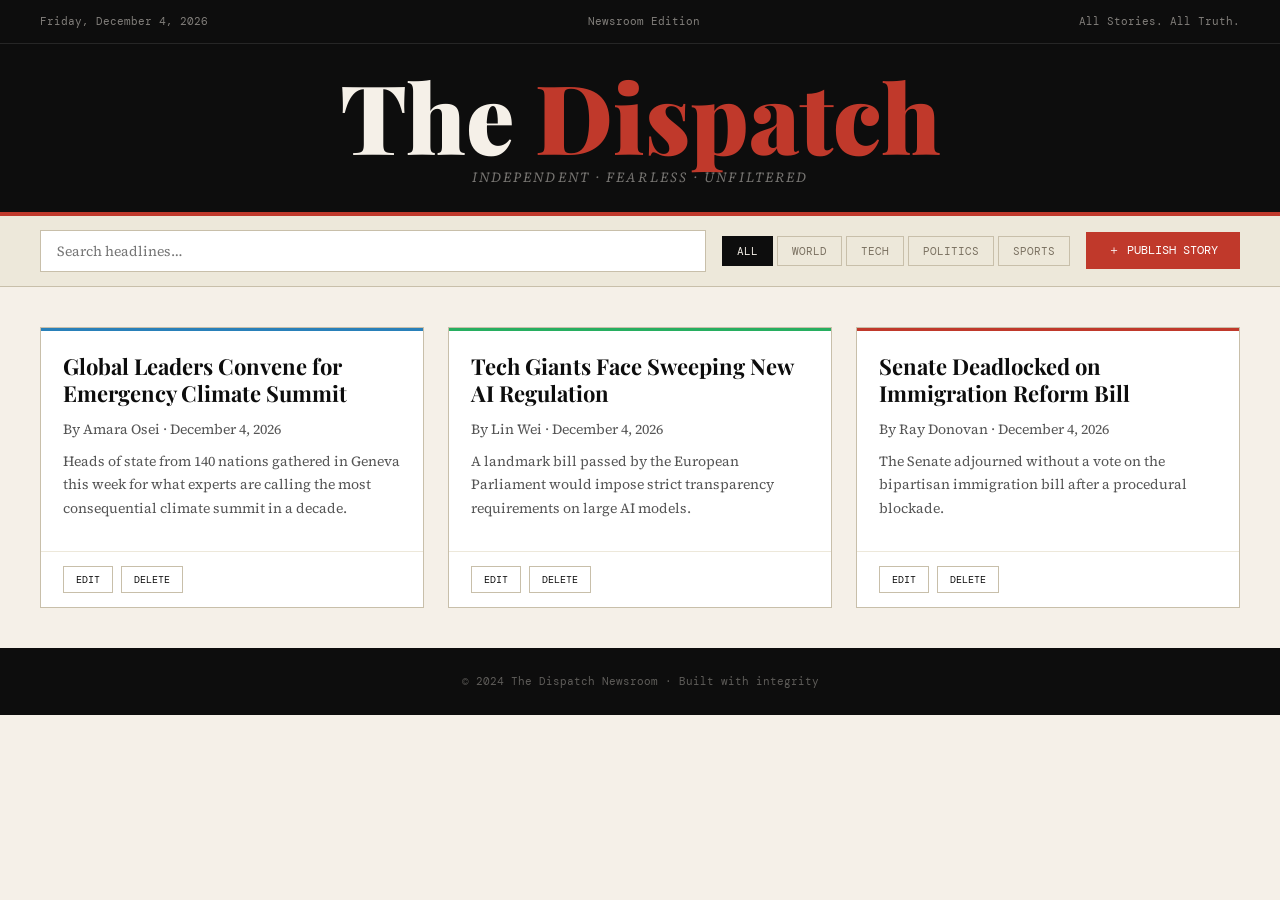
<file: index.html>
<!DOCTYPE html>
<html lang="en">
<head>
  <meta charset="UTF-8"/>
  <meta name="viewport" content="width=device-width, initial-scale=1.0"/>
  <title>THE DISPATCH — Newsroom</title>

  <!-- Google Fonts trial-->
  <link href="https://fonts.googleapis.com/css2?family=Playfair+Display:wght@700;900&family=Source+Serif+4:ital,wght@0,300;0,400;1,400&family=DM+Mono:wght@400;500&display=swap" rel="stylesheet"/>
    <link rel="stylesheet" href="index.css"/>
  <script src="index.js" defer></script>
</head>
<body>
      
  <header>
    <div class="masthead-top">
      <span id="live-date"></span>
      <span>Newsroom Edition</span>
      <span>All Stories. All Truth.</span>
    </div>
    <div class="masthead-title">
      <h1>The <span>Dispatch</span></h1>
      <p class="tagline">Independent · Fearless · Unfiltered</p>
    </div>
  </header>
     
  <div class="toolbar">
    <input type="text" id="search-input" placeholder="Search headlines…" oninput="renderGrid()"/>
    
    <div id="category-filters">
      <button class="filter-tab active" data-cat="all">All</button>
      <button class="filter-tab" data-cat="World">World</button>
      <button class="filter-tab" data-cat="Tech">Tech</button>
      <button class="filter-tab" data-cat="Politics">Politics</button>
      <button class="filter-tab" data-cat="Sports">Sports</button>
    </div>

    <button onclick="openAddModal()">＋ Publish Story</button>
  </div>
  <main>
    <div id="news-grid"></div>
  </main>

  <!-- Modal for Adding/Editing Stories -->
  <div class="modal-overlay" id="story-modal">
    <div class="modal">
      <div class="modal-header">
        <h2 id="modal-title">Publish New Story</h2>
      </div>
      <div class="modal-body">
        <div class="form-row">
          <label>Headline *</label>
          <input type="text" id="field-headline" placeholder="Write a compelling headline…"/>
        </div>
        <div class="form-row">
          <label>Category *</label>
          <select id="field-category">
            <option value="">— Select —</option>
            <option>World</option>
            <option>Politics</option>
            <option>Tech</option>
            <option>Sports</option>
          </select>
        </div>
        <div class="form-row">
          <label>Reporter Name *</label>
          <input type="text" id="field-reporter" placeholder="By Emmanuel Magok"/>
        </div>
         <div class="form-row">
          <label>Summary / Story *</label>
          <textarea id="field-body" placeholder="Write the story…"></textarea>
        </div>
        <div class="form-actions">
          <button class="btn-cancel" onclick="closeModal()">Cancel</button>
          <button class="btn-submit" onclick="submitStory()">Publish Story</button>

          
        </div> 

      </div>
    </div>
  </div>

  <!-- This Modal for Confirming Delete -->
   <div class="modal-overlay" id="confirm-modal">
    <div class="modal">
      <div class="modal-header">
        <h2>Delete This Story?</h2>
      </div>
      <div class="modal-body">
        <p>This action cannot be undone.</p>
        <div class="form-actions">
          <button class="btn-cancel" onclick="closeConfirm()">Keep It</button>
          <button class="btn-submit" onclick="executeDelete()">Delete Forever</button>
        </div>
      </div>
    </div>
  </div>

  
  <footer>
    © 2024 The Dispatch Newsroom · Built with integrity
  </footer>



</body>
</file>
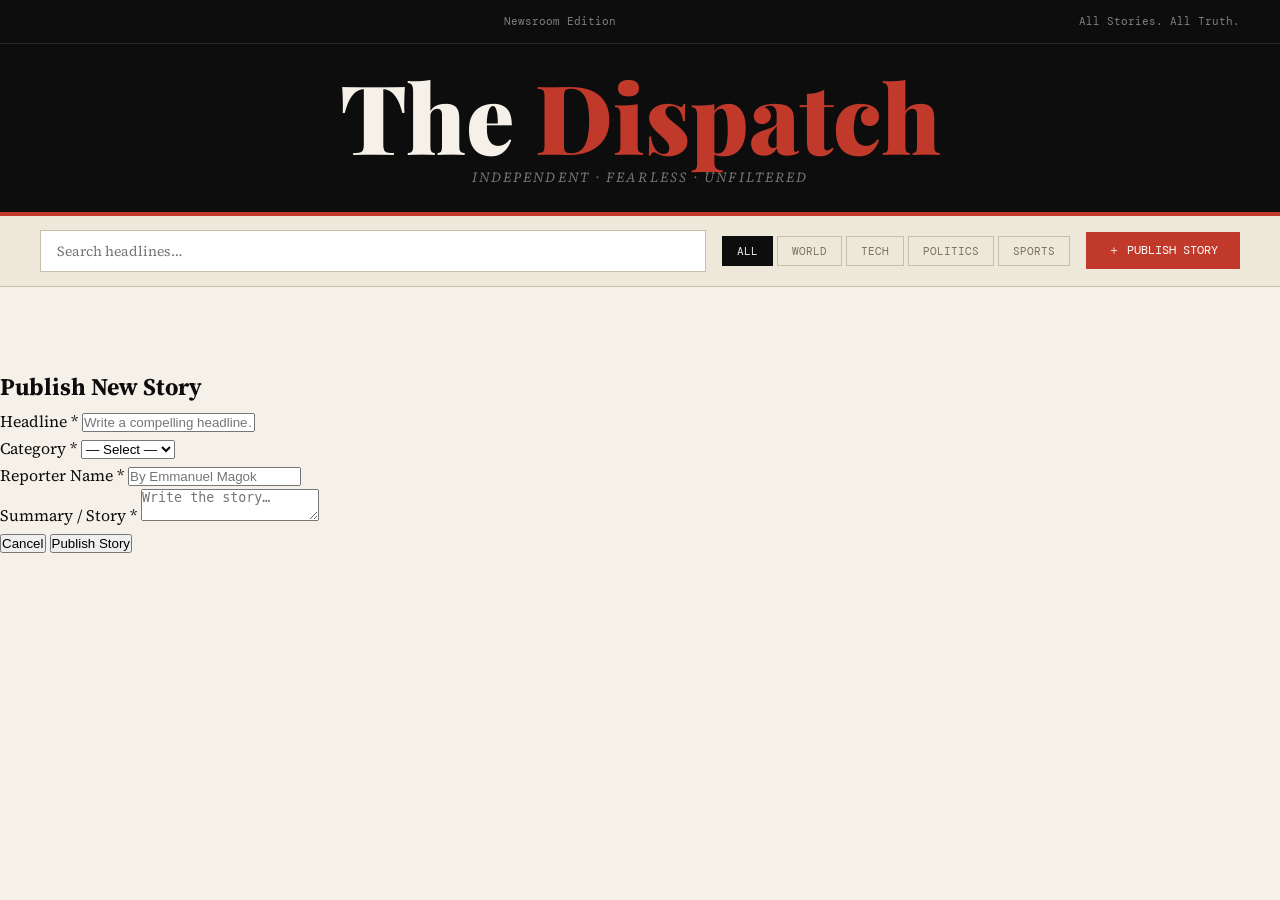
<file: Let's learn/index.html>
<!DOCTYPE html>
<html lang="en">
<head>
  <meta charset="UTF-8"/>
  <meta name="viewport" content="width=device-width, initial-scale=1.0"/>
  <title>THE DISPATCH — Newsroom</title>

  <!-- Google Fonts -->
  <link href="https://fonts.googleapis.com/css2?family=Playfair+Display:wght@700;900&family=Source+Serif+4:ital,wght@0,300;0,400;1,400&family=DM+Mono:wght@400;500&display=swap" rel="stylesheet"/>
    <link rel="stylesheet" href="index.css"/>
</head>
<body>
      
  <header>
    <div class="masthead-top">
      <span id="live-date"></span>
      <span>Newsroom Edition</span>
      <span>All Stories. All Truth.</span>
    </div>
    <div class="masthead-title">
      <h1>The <span>Dispatch</span></h1>
      <p class="tagline">Independent · Fearless · Unfiltered</p>
    </div>
  </header>
     
  <div class="toolbar">
    <input type="text" id="search-input" placeholder="Search headlines…" oninput="renderGrid()"/>
    
    <div id="category-filters">
      <button class="filter-tab active" data-cat="all">All</button>
      <button class="filter-tab" data-cat="World">World</button>
      <button class="filter-tab" data-cat="Tech">Tech</button>
      <button class="filter-tab" data-cat="Politics">Politics</button>
      <button class="filter-tab" data-cat="Sports">Sports</button>
    </div>

    <button onclick="openAddModal()">＋ Publish Story</button>
  </div>
  <main>
    <div id="news-grid"></div>
  </main>

  
  <div class="modal-overlay" id="story-modal">
    <div class="modal">
      <div class="modal-header">
        <h2 id="modal-title">Publish New Story</h2>
      </div>
      <div class="modal-body">
        <div class="form-row">
          <label>Headline *</label>
          <input type="text" id="field-headline" placeholder="Write a compelling headline…"/>
        </div>
        <div class="form-row">
          <label>Category *</label>
          <select id="field-category">
            <option value="">— Select —</option>
            <option>World</option>
            <option>Politics</option>
            <option>Tech</option>
            <option>Sports</option>
          </select>
        </div>
        <div class="form-row">
          <label>Reporter Name *</label>
          <input type="text" id="field-reporter" placeholder="By Emmanuel Magok"/>
        </div>
         <div class="form-row">
          <label>Summary / Story *</label>
          <textarea id="field-body" placeholder="Write the story…"></textarea>
        </div>
        <div class="form-actions">
          <button class="btn-cancel" onclick="closeModal()">Cancel</button>
          <button class="btn-submit" onclick="submitStory()">Publish Story</button>
        </div> 
      </div>
    </div>
  </div>



</body>
</file>
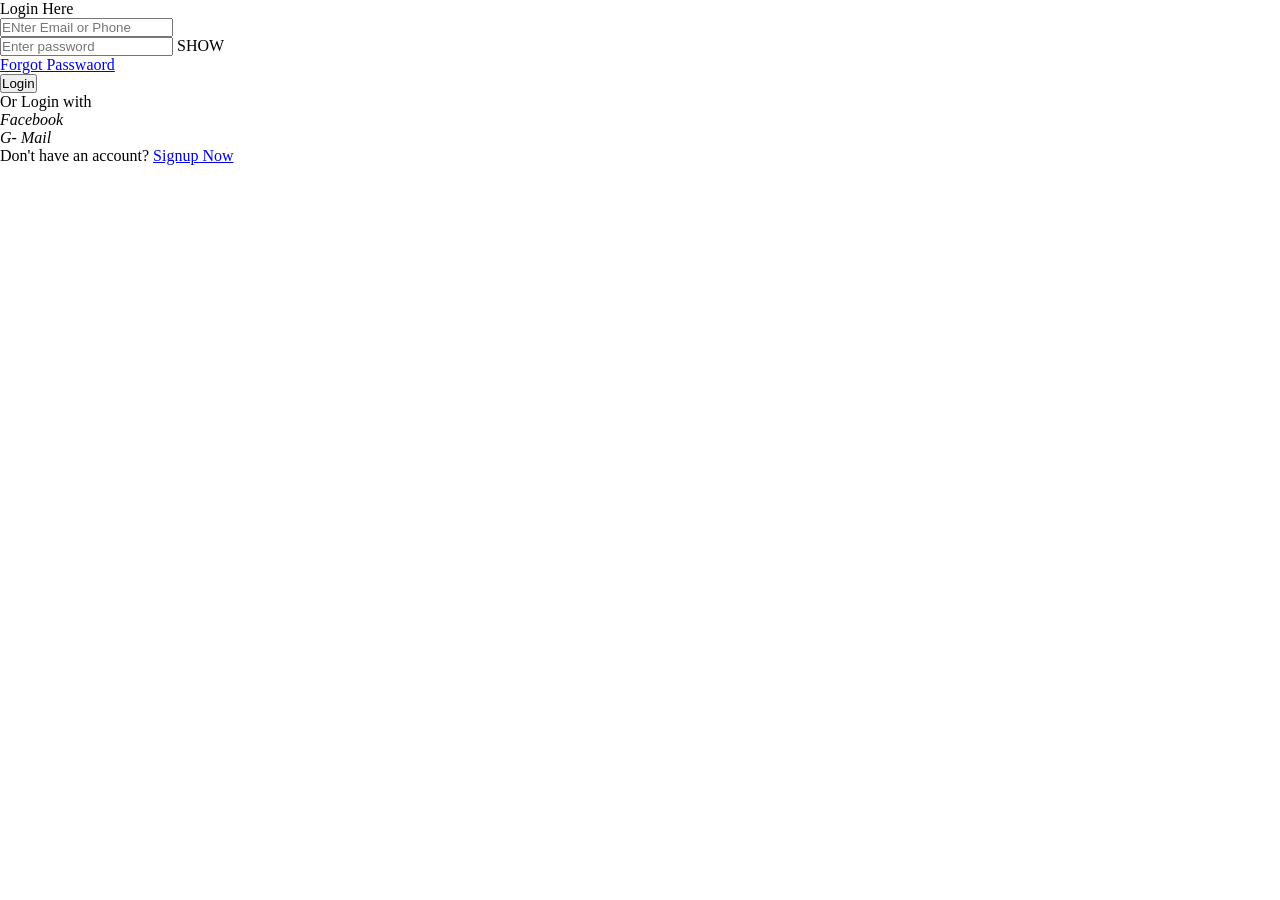
<file: frontend/login/login.html>
<!DOCTYPE html>
<html lang="en">
<head>
    <meta charset="UTF-8">
    <meta name="viewport" content="width=device-width, initial-scale=1.0">
    <title>Login Form</title>
    <link rel="stylesheet" href="login.css">
</head>
<body>
   <div class="bg image">
    <div class="content">
        <header>Login Here</header>
        <form action="#">
            <div class="field">
                <i class="fa-user"></i>
                <input type="text" placeholder="ENter Email or Phone " required>
            </div>
            <div class="field Space">
                <i class="fa lock"></i>
                <input type="password" class=" passkey " placeholder="Enter password" required />
                <span class="show">SHOW</span>
            </div >
            <div class="pass">
                <a href="#">Forgot Passwaord</a>
            </div>
            <div class="field">
                <input type="Submit" value="Login">
            </div>
        </form>
        <div class="Login">Or Login with </div>
        <div class="links">
            <div class="facebook">
                <i class="fa fa-facebook" > <span>Facebook</span></i>
            </div>
            <div class="gmail">
                <i class="fa fa-envelope"> <span>G- Mail</span></i>
                <div class="signup"> Don't have an account? <a href="#">Signup Now</a>

                </div>
            </div>
        </div>

    </div>

   </div> 
</body>
</html>
</file>
<file: index.css>
/* ── COLOUR PALETTE ── */
    :root {
      --ink:     #0d0d0d;
      --paper:   #f5f0e8;
      --cream:   #ede8da;
      --accent:  #c0392b;
      --accent2: #e67e22;
      --muted:   #7a7060;
      --border:  #c8bfaa;
      --card-bg: #ffffff;
    }

    
    *, *::before, *::after {
      box-sizing: border-box;
      margin: 0;
      padding: 0;
    }

    
    body {  /* ⚠️ FIXED: was .body (with a dot) */
      background: var(--paper);
      color: var(--ink);
      font-family: 'Source Serif 4', Georgia, serif;
      line-height: 1.7;
      overflow-x: hidden;
    }

    
    header {
      background: var(--ink);
      color: var(--paper);
      text-align: center;
      padding: 0;
      border-bottom: 4px solid var(--accent);
    }

    .masthead-top {
      display: flex;
      justify-content: space-between;
      padding: 12px 40px;
      border-bottom: 1px solid rgba(255,255,255,0.1);
      font-family: 'DM Mono', monospace;
      font-size: 11px;
      color: rgba(245,240,232,0.5);
    }

    .masthead-title {
      padding: 28px 40px 22px;
    }

    .masthead-title h1 {
      font-family: 'Playfair Display', serif;
      font-size: clamp(52px, 8vw, 96px);
      font-weight: 900;
      line-height: 0.9;
    }

    .masthead-title h1 span {
      color: var(--accent);
    }

    .tagline {
      font-style: italic;
      font-size: 14px;
      color: rgba(245,240,232,0.45);
      margin-top: 8px;
      text-transform: uppercase;
      letter-spacing: 0.15em;
    }

     
    .toolbar {
      background: var(--cream);
      border-bottom: 1px solid var(--border);
      padding: 14px 40px;
      display: flex;
      align-items: center;
      gap: 16px;
      flex-wrap: wrap;
      position: sticky;
      top: 0;
      z-index: 100;
    }

    .toolbar input {
      flex: 1;
      min-width: 200px;
      background: white;
      border: 1px solid var(--border);
      padding: 10px 16px;
      font-family: 'Source Serif 4', serif;
      font-size: 14px;
      outline: none;
    }

    .toolbar input:focus {
      border-color: var(--accent);
    }
     #category-filters {
      display: flex;
      gap: 4px;
    }

    .filter-tab {
      padding: 7px 14px;
      font-family: 'DM Mono', monospace;
      font-size: 11px;
      text-transform: uppercase;
      border: 1px solid var(--border);
      background: transparent;
      color: var(--muted);
      cursor: pointer;
      transition: all 0.2s;
    }

    .filter-tab:hover {
      background: var(--border);
      color: var(--ink);
    }

    .filter-tab.active {
      background: var(--ink);
      color: var(--paper);
      border-color: var(--ink);
    }

    .toolbar button:not(.filter-tab) {
      background: var(--accent);
      color: white;
      border: none;
      padding: 10px 22px;
      font-family: 'DM Mono', monospace;
      font-size: 12px;
      text-transform: uppercase;
      cursor: pointer;
      transition: background 0.2s;
    }

    .toolbar button:not(.filter-tab):hover {
      background: #a93226;
    }

 
    main {
      max-width: 1400px;
      margin: 0 auto;
      padding: 40px;
    }

    
    #news-grid {
      display: grid;
      grid-template-columns: repeat(auto-fill, minmax(320px, 1fr));
      gap: 24px;
    }
    .news-card {
      background: var(--card-bg);
      border: 1px solid var(--border);
      display: flex;
      flex-direction: column;
      transition: box-shadow 0.25s, transform 0.25s;
    }

    .news-card:hover {
      box-shadow: 0 8px 32px rgba(0,0,0,0.12);
      transform: translateY(-3px);
    }

    .card-top-bar {
      height: 3px;
      background: var(--accent);
    }

    .card-top-bar.tech  { background: #27ae60; }
    .card-top-bar.world { background: #2980b9; }
    .card-top-bar.politics { background: var(--accent); }
    .card-top-bar.sports { background: #d35400; }

    .card-body {
      padding: 22px;
      flex: 1;
    }

    .card-body h3 {
      font-family: 'Playfair Display', serif;
      font-size: 22px;
      font-weight: 700;
      line-height: 1.25;
      margin-bottom: 10px;
    }

    .card-body p {
      font-size: 14px;
      color: #555;
      margin-bottom: 8px;
    }

    .card-footer {
      padding: 14px 22px;
      border-top: 1px solid var(--cream);
      display: flex;
      gap: 8px;
    }

    .card-footer button {
      padding: 6px 12px;
      font-family: 'DM Mono', monospace;
      font-size: 10px;
      text-transform: uppercase;
      border: 1px solid var(--border);
      background: white;
      color: var(--ink);
      cursor: pointer;
      transition: all 0.2s;
    }

    .card-footer button:hover {
      background: var(--cream);
    }

  .modal-overlay {
      display: none;
      position: fixed;
      inset: 0;
      background: rgba(13,13,13,0.85);
      z-index: 1000;
      align-items: center;
      justify-content: center;
      padding: 20px;
    }

    .modal-overlay.active {
      display: flex;
    }

    .modal {
      background: white;
      width: 100%;
      max-width: 600px;
      border-top: 4px solid var(--accent);
    }

    .modal-header {
      padding: 28px 32px 20px;
      border-bottom: 1px solid var(--cream);
    }

    .modal-header h2 {
      font-family: 'Playfair Display', serif;
      font-size: 26px;
    }

    .modal-body {
      padding: 28px 32px 32px;
    }

    .form-row {
      margin-bottom: 20px;
    }

    .form-row label {
      display: block;
      font-family: 'DM Mono', monospace;
      font-size: 11px;
      text-transform: uppercase;
      color: var(--muted);
      margin-bottom: 7px;
    }

    .form-row input,
    .form-row textarea,
    .form-row select {
      width: 100%;
      background: var(--paper);
      border: 1px solid var(--border);
      padding: 11px 14px;
      font-family: 'Source Serif 4', serif;
      font-size: 15px;
      outline: none;
    }

    .form-row textarea {
      min-height: 120px;
      resize: vertical;
    }

    .form-actions {
      display: flex;
      gap: 12px;
      justify-content: flex-end;
      padding-top: 20px;
      border-top: 1px solid var(--cream);
      margin-top: 24px;
    }

    .btn-cancel {
      background: none;
      border: 1px solid var(--border);
      padding: 10px 24px;
      font-family: 'DM Mono', monospace;
      font-size: 12px;
      text-transform: uppercase;
      cursor: pointer;
      color: var(--muted);
    }

    .btn-submit {
      background: var(--accent);
      border: none;
      padding: 10px 28px;
      font-family: 'DM Mono', monospace;
      font-size: 12px;
      text-transform: uppercase;
      cursor: pointer;
      color: white;
    }

   
    footer {
      background: var(--ink);
      color: rgba(245,240,232,0.35);
      text-align: center;
      padding: 24px;
      font-family: 'DM Mono', monospace;
      font-size: 11px;
    }

    .empty-state {
      padding: 60px 20px;
      text-align: center;
      color: var(--muted);
    }
</file>
<file: Let's learn/index.css>
/* ── COLOUR PALETTE ── */
    :root {
      --ink:     #0d0d0d;
      --paper:   #f5f0e8;
      --cream:   #ede8da;
      --accent:  #c0392b;
      --accent2: #e67e22;
      --muted:   #7a7060;
      --border:  #c8bfaa;
      --card-bg: #ffffff;
    }

    /* ── BOX-SIZING RESET ── */
    *, *::before, *::after {
      box-sizing: border-box;
      margin: 0;
      padding: 0;
    }

    /* ── BODY ── */
    body {  /* ⚠️ FIXED: was .body (with a dot) */
      background: var(--paper);
      color: var(--ink);
      font-family: 'Source Serif 4', Georgia, serif;
      line-height: 1.7;
      overflow-x: hidden;
    }

    /* ── HEADER ── */
    header {
      background: var(--ink);
      color: var(--paper);
      text-align: center;
      padding: 0;
      border-bottom: 4px solid var(--accent);
    }

    .masthead-top {
      display: flex;
      justify-content: space-between;
      padding: 12px 40px;
      border-bottom: 1px solid rgba(255,255,255,0.1);
      font-family: 'DM Mono', monospace;
      font-size: 11px;
      color: rgba(245,240,232,0.5);
    }

    .masthead-title {
      padding: 28px 40px 22px;
    }

    .masthead-title h1 {
      font-family: 'Playfair Display', serif;
      font-size: clamp(52px, 8vw, 96px);
      font-weight: 900;
      line-height: 0.9;
    }

    .masthead-title h1 span {
      color: var(--accent);
    }

    .tagline {
      font-style: italic;
      font-size: 14px;
      color: rgba(245,240,232,0.45);
      margin-top: 8px;
      text-transform: uppercase;
      letter-spacing: 0.15em;
    }

     
    .toolbar {
      background: var(--cream);
      border-bottom: 1px solid var(--border);
      padding: 14px 40px;
      display: flex;
      align-items: center;
      gap: 16px;
      flex-wrap: wrap;
      position: sticky;
      top: 0;
      z-index: 100;
    }

    .toolbar input {
      flex: 1;
      min-width: 200px;
      background: white;
      border: 1px solid var(--border);
      padding: 10px 16px;
      font-family: 'Source Serif 4', serif;
      font-size: 14px;
      outline: none;
    }

    .toolbar input:focus {
      border-color: var(--accent);
    }
     #category-filters {
      display: flex;
      gap: 4px;
    }

    .filter-tab {
      padding: 7px 14px;
      font-family: 'DM Mono', monospace;
      font-size: 11px;
      text-transform: uppercase;
      border: 1px solid var(--border);
      background: transparent;
      color: var(--muted);
      cursor: pointer;
      transition: all 0.2s;
    }

    .filter-tab:hover {
      background: var(--border);
      color: var(--ink);
    }

    .filter-tab.active {
      background: var(--ink);
      color: var(--paper);
      border-color: var(--ink);
    }

    .toolbar button:not(.filter-tab) {
      background: var(--accent);
      color: white;
      border: none;
      padding: 10px 22px;
      font-family: 'DM Mono', monospace;
      font-size: 12px;
      text-transform: uppercase;
      cursor: pointer;
      transition: background 0.2s;
    }

    .toolbar button:not(.filter-tab):hover {
      background: #a93226;
    }

 
    main {
      max-width: 1400px;
      margin: 0 auto;
      padding: 40px;
    }

    
    #news-grid {
      display: grid;
      grid-template-columns: repeat(auto-fill, minmax(320px, 1fr));
      gap: 24px;
    }
</file>
<file: frontend/login/login.css>
*{
    margin: 0;
    padding: 0;
    box-sizing: border-box;
user-select: none;
}
.bg-img{
    background: ;
    height: 100vh;
    background-size: cover;
    background-position: center;
}
.bg-img::after{
    position: absolute;
    content: '';
    top: 0;
    left: 0;
    height: 100%;
    width: 100%;
    background: rgba();

}
</file>
